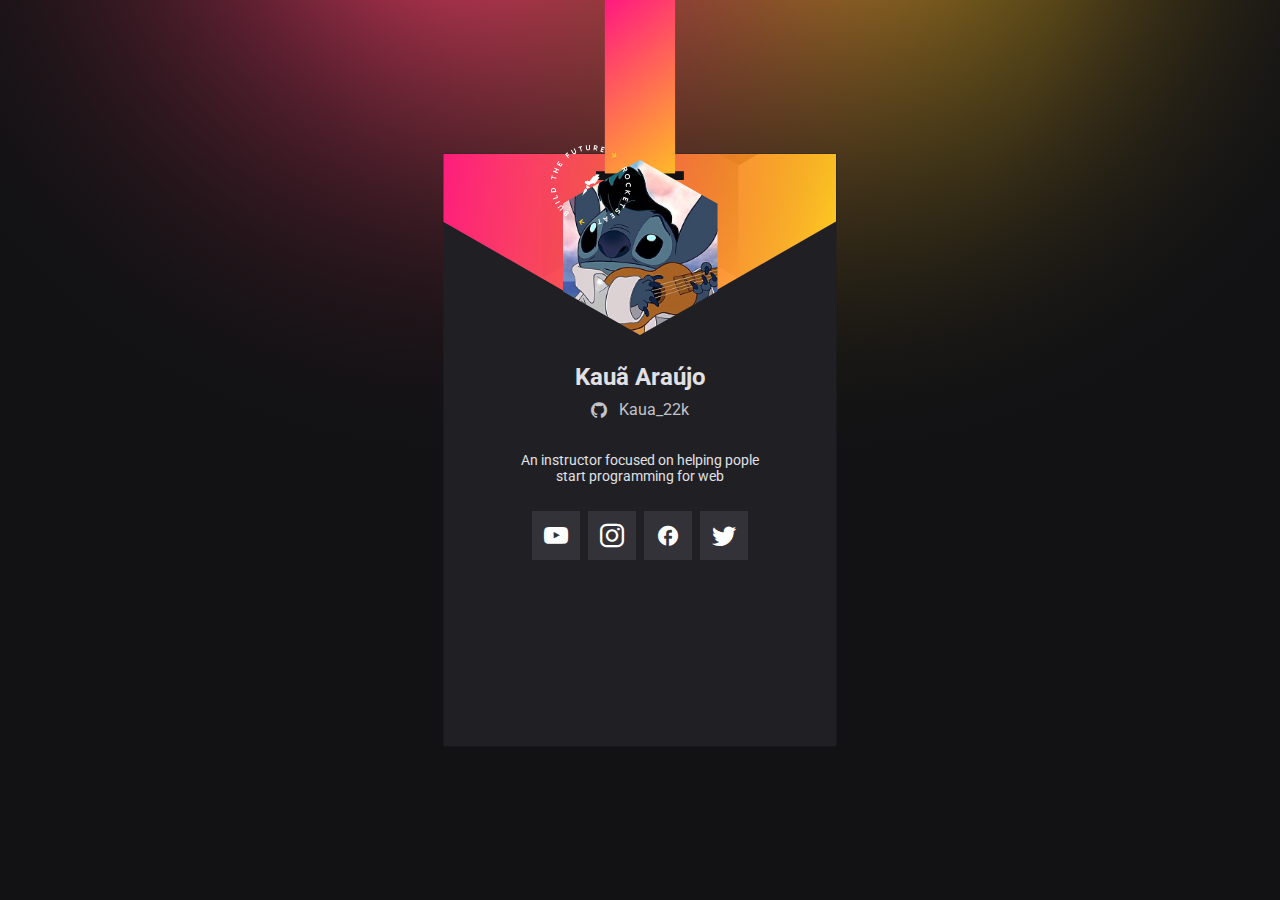
<file: index.html>
<!DOCTYPE html>
<html lang="en">
<head>

    <!-- Meta Tags -->
    <meta charset="UTF-8">
    <meta http-equiv="X-UA-Compatible" content="IE=edge">
    <meta name="viewport" content="width=device-width, initial-scale=1.0">

    <!-- Link Icons-->
    <link rel="stylesheet" href="./Fonts/style.css">

    <!-- Link Fonts -->
    <link rel="preconnect" href="https://fonts.googleapis.com">
    <link rel="preconnect" href="https://fonts.gstatic.com" crossorigin>
    <link href="https://fonts.googleapis.com/css2?family=Roboto:wght@400;700&display=swap" rel="stylesheet">


    <!-- Link Css -->
    <link rel="stylesheet" href="style.css">

    <!-- Title Page -->
    <title>DoWhile Card</title>
</head>
<body>
    <main>
        <div class="container">
            <div class="avatar">
                <span><img src="./imgs/build.svg" alt=""></span>
                <img id="UserAvatar" src="./imgs/Profile.jpg" alt="">
            </div>
            
            <div class="user_texts">
                <h1 id="UserName">Kauã Araújo</h1>
                <div class="user_subtitle">
                    <i class="icon-github"></i>
                    <p id="UserLogin">Kaua_22k</p>
                </div>
            </div>

            <p class="user_descreption" id="UserBio">An instructor focused on helping pople start programming for web</p>

            <ul>
                <li><a href="#" target="_blank"><i class="icon-youtube"></i></a></li>
                <li><a href="#" target="_blank"><i class="icon-instagram"></i></a></li>
                <li><a href="#" target="_blank"><i class="icon-facebook"></i></a></li>
                <li><a href="#" target="_blank"><i class="icon-twitter"></i></a></li>
            </ul>
            
        </div>
    </main>
    <script src="main.js"></script>
</body>
</html>
</file>
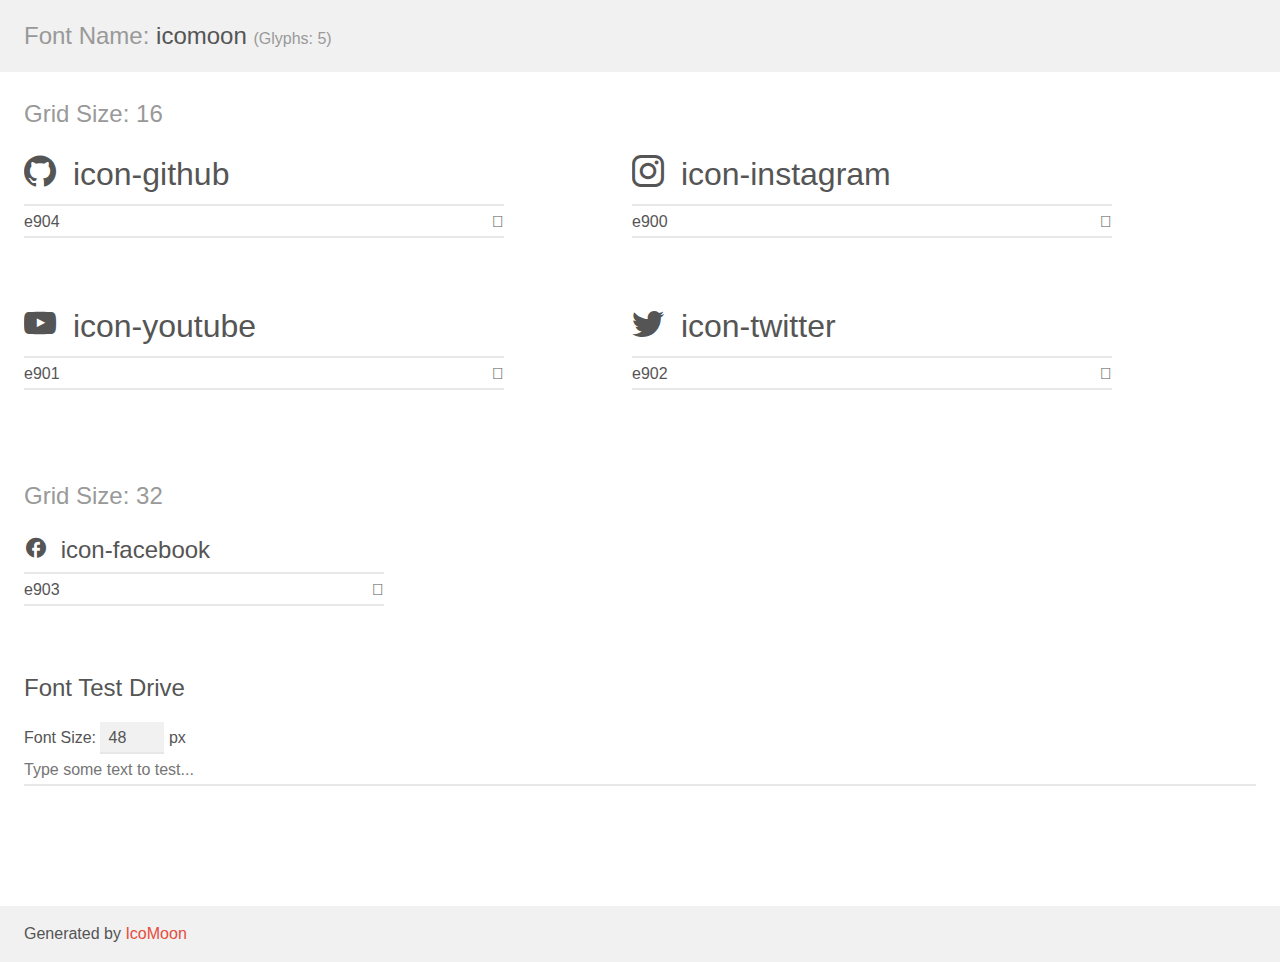
<file: Fonts/demo.html>
<!doctype html>
<html>
<head>
    <meta charset="utf-8">
    <title>IcoMoon Demo</title>
    <meta name="description" content="An Icon Font Generated By IcoMoon.io">
    <meta name="viewport" content="width=device-width, initial-scale=1">
    <link rel="stylesheet" href="demo-files/demo.css">
    <link rel="stylesheet" href="style.css"></head>
<body>
    <div class="bgc1 clearfix">
        <h1 class="mhmm mvm"><span class="fgc1">Font Name:</span> icomoon <small class="fgc1">(Glyphs:&nbsp;5)</small></h1>
    </div>
    <div class="clearfix mhl ptl">
        <h1 class="mvm mtn fgc1">Grid Size: 16</h1>
        <div class="glyph fs1">
            <div class="clearfix bshadow0 pbs">
                <span class="icon-github"></span>
                <span class="mls"> icon-github</span>
            </div>
            <fieldset class="fs0 size1of1 clearfix hidden-false">
                <input type="text" readonly value="e904" class="unit size1of2" />
                <input type="text" maxlength="1" readonly value="&#xe904;" class="unitRight size1of2 talign-right" />
            </fieldset>
            <div class="fs0 bshadow0 clearfix hidden-true">
                <span class="unit pvs fgc1">liga: </span>
                <input type="text" readonly value="" class="liga unitRight" />
            </div>
        </div>
        <div class="glyph fs1">
            <div class="clearfix bshadow0 pbs">
                <span class="icon-instagram"></span>
                <span class="mls"> icon-instagram</span>
            </div>
            <fieldset class="fs0 size1of1 clearfix hidden-false">
                <input type="text" readonly value="e900" class="unit size1of2" />
                <input type="text" maxlength="1" readonly value="&#xe900;" class="unitRight size1of2 talign-right" />
            </fieldset>
            <div class="fs0 bshadow0 clearfix hidden-true">
                <span class="unit pvs fgc1">liga: </span>
                <input type="text" readonly value="" class="liga unitRight" />
            </div>
        </div>
        <div class="glyph fs1">
            <div class="clearfix bshadow0 pbs">
                <span class="icon-youtube"></span>
                <span class="mls"> icon-youtube</span>
            </div>
            <fieldset class="fs0 size1of1 clearfix hidden-false">
                <input type="text" readonly value="e901" class="unit size1of2" />
                <input type="text" maxlength="1" readonly value="&#xe901;" class="unitRight size1of2 talign-right" />
            </fieldset>
            <div class="fs0 bshadow0 clearfix hidden-true">
                <span class="unit pvs fgc1">liga: </span>
                <input type="text" readonly value="" class="liga unitRight" />
            </div>
        </div>
        <div class="glyph fs1">
            <div class="clearfix bshadow0 pbs">
                <span class="icon-twitter"></span>
                <span class="mls"> icon-twitter</span>
            </div>
            <fieldset class="fs0 size1of1 clearfix hidden-false">
                <input type="text" readonly value="e902" class="unit size1of2" />
                <input type="text" maxlength="1" readonly value="&#xe902;" class="unitRight size1of2 talign-right" />
            </fieldset>
            <div class="fs0 bshadow0 clearfix hidden-true">
                <span class="unit pvs fgc1">liga: </span>
                <input type="text" readonly value="" class="liga unitRight" />
            </div>
        </div>
    </div>
    <div class="clearfix mhl ptl">
        <h1 class="mvm mtn fgc1">Grid Size: 32</h1>
        <div class="glyph fs2">
            <div class="clearfix bshadow0 pbs">
                <span class="icon-facebook"></span>
                <span class="mls"> icon-facebook</span>
            </div>
            <fieldset class="fs0 size1of1 clearfix hidden-false">
                <input type="text" readonly value="e903" class="unit size1of2" />
                <input type="text" maxlength="1" readonly value="&#xe903;" class="unitRight size1of2 talign-right" />
            </fieldset>
            <div class="fs0 bshadow0 clearfix hidden-true">
                <span class="unit pvs fgc1">liga: </span>
                <input type="text" readonly value="" class="liga unitRight" />
            </div>
        </div>
    </div>

    <!--[if gt IE 8]><!-->
    <div class="mhl clearfix mbl">
        <h1>Font Test Drive</h1>
        <label>
            Font Size: <input id="fontSize" type="number" class="textbox0 mbm"
            min="8" value="48" />
            px
        </label>
        <input id="testText" type="text" class="phl size1of1 mvl"
        placeholder="Type some text to test..." value=""/>
        <div id="testDrive" class="icon-" style="font-family: icomoon">&nbsp;
        </div>
    </div>
    <!--<![endif]-->
    <div class="bgc1 clearfix">
        <p class="mhl">Generated by <a href="https://icomoon.io/app">IcoMoon</a></p>
    </div>

    <script src="demo-files/demo.js"></script>
</body>
</html>
</file>
<file: Fonts/style.css>
@font-face {
  font-family: 'icomoon';
  src:  url('fonts/icomoon.eot?hstgoi');
  src:  url('fonts/icomoon.eot?hstgoi#iefix') format('embedded-opentype'),
    url('fonts/icomoon.ttf?hstgoi') format('truetype'),
    url('fonts/icomoon.woff?hstgoi') format('woff'),
    url('fonts/icomoon.svg?hstgoi#icomoon') format('svg');
  font-weight: normal;
  font-style: normal;
  font-display: block;
}

[class^="icon-"], [class*=" icon-"] {
  /* use !important to prevent issues with browser extensions that change fonts */
  font-family: 'icomoon' !important;
  speak: never;
  font-style: normal;
  font-weight: normal;
  font-variant: normal;
  text-transform: none;
  line-height: 1;

  /* Better Font Rendering =========== */
  -webkit-font-smoothing: antialiased;
  -moz-osx-font-smoothing: grayscale;
}

.icon-github:before {
  content: "\e904";
}
.icon-instagram:before {
  content: "\e900";
}
.icon-youtube:before {
  content: "\e901";
}
.icon-twitter:before {
  content: "\e902";
}
.icon-facebook:before {
  content: "\e903";
}
</file>
<file: style.css>
*{
    padding: 0;
    margin: 0;
    box-sizing: border-box;
    text-decoration: none;
    list-style: none;
  }

  *,body{
    font-family: 'Roboto', sans-serif;
  }
  
  :root{
    --black: hsl(240, 6%, 13%);
    --grey-light:hsl(240, 7%, 78%);
    --grey: hsl(240, 9%, 89%);
    --White: white;
  
    font-size: 62.5%;
  }
  
  body{
    display: grid;
    place-items: center;
    font-size: 1.6rem;
    height: 100%;
    --webkit-font-smoothing: antialiased;

  }
  
  main{
    background: url(./imgs/back-mobile.svg) no-repeat center/cover;
    min-height: 8.12rem;
    height: 100vh;
    width: 100vw;
  
  }
  
  .container{
    max-width: 25rem;
    margin-left: auto;
    margin-right: auto;
    text-align: center;
  }
  
  .avatar{
    width: 16rem;
    margin: 18.4rem auto 0;
    position: relative;
  }

  .avatar span{
    position: absolute;
    top: -1.5rem;
    left: -0.9rem;
    width: 8rem;
    z-index: 1;
  }
  
  .avatar > img{
    width: 16.5rem;
    height: 18.5rem;
    object-fit: cover;
    clip-path: polygon(50% 0, 100% 25%, 100% 75%, 50% 100%, 0 75%, 0 25%);
  }
  
  .user_texts{
    margin-top: 2.4rem;
    display: grid;
    gap: 0.9rem;
  }
  
  .user_texts h1{
    font-size: 2.4rem;
    color: var(--grey);
  }
  .user_subtitle{
    display: flex;
    flex-direction: row;
    align-items: center;
    justify-content: center;
    gap: 1.2rem;
  
    color: var(--grey-light);
    font-weight: 400;
    font-size: 1.6rem;
  }
  
  .user_descreption{
    font-size: 1.4rem;
    font-weight: 400;
    color: var(--grey);
    margin-top: 3.3rem;
  }
  
  ul{
    margin-top: 6.3rem;
    display: flex;
    flex-direction: row;
    justify-content: center;
    align-items: center;
    gap: 0.8rem;
  }



  ul li a i{
    font-size: 2.4rem;
    color: var(--White);
    background: #323238;
    padding: 1.2rem;
    transition: 0.5s;
  }

  ul li a i:hover{
    color: var(--black);
    background-color: var(--grey-light);
    transition: 0.5s;
  }

  @media (min-width:650px) {
    main{
      background: url(./imgs/back-desktop.svg) no-repeat center/cover;
    }

    .avatar > img{
      width: 15.5rem;
      height: 17.5rem;
    }

    .avatar{
      margin: 16rem auto 0;
    }

    ul{
      margin-top: 4rem;
    }
  }
</file>
<file: Fonts/demo-files/demo.css>
body {
  padding: 0;
  margin: 0;
  font-family: sans-serif;
  font-size: 1em;
  line-height: 1.5;
  color: #555;
  background: #fff;
}
h1 {
  font-size: 1.5em;
  font-weight: normal;
}
small {
  font-size: .66666667em;
}
a {
  color: #e74c3c;
  text-decoration: none;
}
a:hover, a:focus {
  box-shadow: 0 1px #e74c3c;
}
.bshadow0, input {
  box-shadow: inset 0 -2px #e7e7e7;
}
input:hover {
  box-shadow: inset 0 -2px #ccc;
}
input, fieldset {
  font-family: sans-serif;
  font-size: 1em;
  margin: 0;
  padding: 0;
  border: 0;
}
input {
  color: inherit;
  line-height: 1.5;
  height: 1.5em;
  padding: .25em 0;
}
input:focus {
  outline: none;
  box-shadow: inset 0 -2px #449fdb;
}
.glyph {
  font-size: 16px;
  width: 15em;
  padding-bottom: 1em;
  margin-right: 4em;
  margin-bottom: 1em;
  float: left;
  overflow: hidden;
}
.liga {
  width: 80%;
  width: calc(100% - 2.5em);
}
.talign-right {
  text-align: right;
}
.talign-center {
  text-align: center;
}
.bgc1 {
  background: #f1f1f1;
}
.fgc1 {
  color: #999;
}
.fgc0 {
  color: #000;
}
p {
  margin-top: 1em;
  margin-bottom: 1em;
}
.mvm {
  margin-top: .75em;
  margin-bottom: .75em;
}
.mtn {
  margin-top: 0;
}
.mtl, .mal {
  margin-top: 1.5em;
}
.mbl, .mal {
  margin-bottom: 1.5em;
}
.mal, .mhl {
  margin-left: 1.5em;
  margin-right: 1.5em;
}
.mhmm {
  margin-left: 1em;
  margin-right: 1em;
}
.mls {
  margin-left: .25em;
}
.ptl {
  padding-top: 1.5em;
}
.pbs, .pvs {
  padding-bottom: .25em;
}
.pvs, .pts {
  padding-top: .25em;
}
.unit {
  float: left;
}
.unitRight {
  float: right;
}
.size1of2 {
  width: 50%;
}
.size1of1 {
  width: 100%;
}
.clearfix:before, .clearfix:after {
  content: " ";
  display: table;
}
.clearfix:after {
  clear: both;
}
.hidden-true {
  display: none;
}
.textbox0 {
  width: 3em;
  background: #f1f1f1;
  padding: .25em .5em;
  line-height: 1.5;
  height: 1.5em;
}
#testDrive {
  display: block;
  padding-top: 24px;
  line-height: 1.5;
}
.fs0 {
  font-size: 16px;
}
.fs1 {
  font-size: 32px;
}
.fs2 {
  font-size: 24px;
}
</file>
